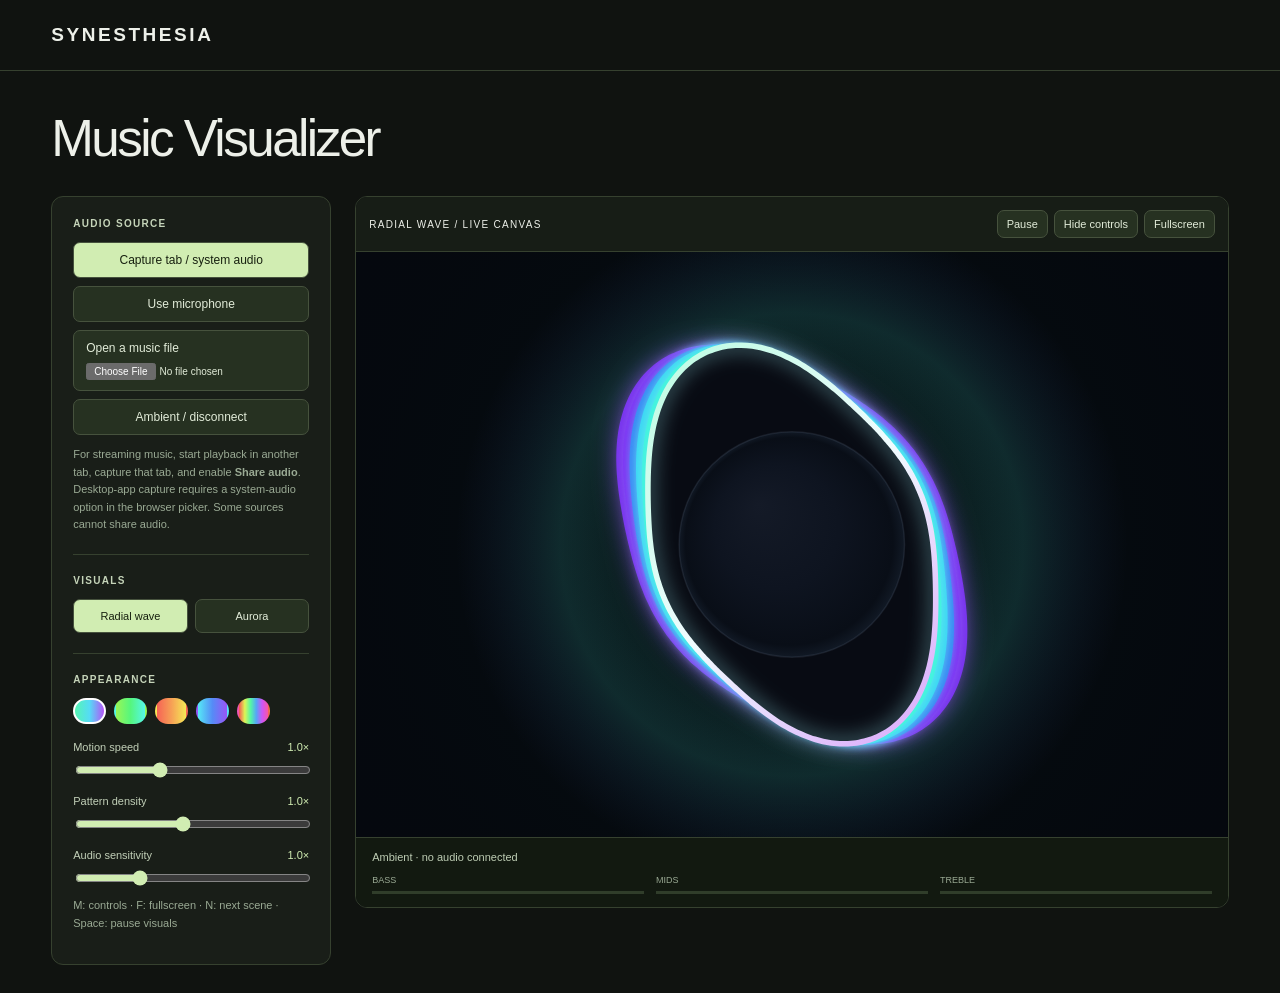
<file: index.html>
<!doctype html>
<html lang="en">
  <head>
  <meta charset="utf-8">
  <meta name="viewport" content="width=device-width,initial-scale=1">
  <title>Synesthesia Music Visualizer</title>

  <style>
    :root {
        font-family: Arial, sans-serif;
        color: #edf0e9;
        background: #101310;
        color-scheme: dark;
        --accent: #d1edb2;
        --muted: #9aaa94;
        --border: #36412f;
    }
    * { box-sizing: border-box; }
    body { margin: 0; }
    header {
        padding: 24px 4vw;
        border-bottom: 1px solid var(--border);
        letter-spacing: .16em;
    }
    header strong { font-size: 19px; }
    header small {
        display: block;
        color: var(--muted);
        font-size: 9px;
        margin-top: 8px;
    }
    main {
        max-width: 1550px;
        padding: 28px 4vw;
        margin: auto;
    }
    h1 {
        font-size: clamp(34px,4vw,56px);
        font-weight: 400;
        letter-spacing: -.05em;
        margin: 10px 0;
    }
    p {
        color: var(--muted);
        font-size: 13px;
        line-height: 1.6;
    }
    .layout {
        display: grid;
        grid-template-columns: 280px minmax(0,1fr);
        gap: 24px;
        margin-top: 28px;
        align-items: start;
    }
    aside {
        padding: 21px;
        background: #191e18;
        border: 1px solid var(--border);
        border-radius: 12px;
    }
    h2 {
        font-size: 10px;
        letter-spacing: .13em;
        color: #c5d4b9;
        margin: 0 0 13px;
    }
    .section {
        border-top: 1px solid var(--border);
        padding-top: 20px;
        margin-top: 20px;
    }
    button, input { font: inherit; }
    button, .file {
        border: 1px solid #46523d;
        background: #263121;
        color: #e2ecd9;
        border-radius: 7px;
        padding: 10px 12px;
        font-size: 12px;
        cursor: pointer;
    }
    button:hover { background: #35482c; }
    button:disabled { opacity: .5; cursor: wait; }
    .primary, button.active {
        background: var(--accent);
        color: #17200f;
    }
    .sources { display: grid; gap: 8px; }
    .file { display: block; }
    .file input {
        display: block;
        width: 100%;
        font-size: 10px;
        margin-top: 8px;
    }
    .help { font-size: 11px; }
    .control {
        display: block;
        font-size: 11px;
        color: #c2d0b8;
        margin-top: 17px;
    }
    .control output { float: right; color: var(--accent); }
    input[type=range] {
        display: block;
        width: 100%;
        margin-top: 9px;
        accent-color: var(--accent);
    }
    .check {
        font-size: 12px;
        display: flex;
        gap: 8px;
        align-items: center;
        margin-top: 14px;
    }
    .check input { accent-color: var(--accent); }
    #patterns {
        display: grid;
        grid-template-columns: 1fr 1fr;
        gap: 7px;
    }
    #patterns button {
        font-size: 11px;
        padding: 10px 5px;
    }
    #palettes { display: flex; gap: 8px; flex-wrap: wrap; }
    #palettes button {
        width: 33px;
        height: 26px;
        padding: 0;
        border: 2px solid transparent;
        border-radius: 20px;
    }
    #palettes .active { border-color: white; }
    .stage {
        background: #05080e;
        border: 1px solid var(--border);
        border-radius: 12px;
        overflow: hidden;
        position: sticky;
        top: 16px;
        min-width: 0;
    }
    .toolbar {
        display: flex;
        align-items: center;
        justify-content: space-between;
        gap: 10px;
        flex-wrap: wrap;
        padding: 13px;
        background: #171d16;
        border-bottom: 1px solid var(--border);
    }
    #sceneName { font-size: 10px; letter-spacing: .13em; }
    .tools { display: flex; gap: 6px; flex-wrap: wrap; }
    .tools button { padding: 7px 9px; font-size: 11px; }
    .screen {
        height: 65vh;
        min-height: 370px;
        max-height: 850px;
    }
    canvas { display: block; width: 100%; height: 100%; }
    .status {
        padding: 13px 16px;
        border-top: 1px solid var(--border);
        background: #121910;
        font-size: 11px;
        color: #becdb4;
        overflow-wrap: anywhere;
    }
    .meters { display: flex; gap: 12px; margin-top: 12px; }
    .meters > div { flex: 1; font-size: 9px; color: var(--muted); }
    .track { height: 3px; background: #303d2a; margin-top: 6px; }
    .fill { height: 100%; background: var(--accent); width: 0; }
    #error { font-size: 12px; color: #ffbc98; }
    #error:empty { display: none; }
    audio { width: 100%; height: 34px; margin-top: 12px; }
    .hidden-controls .layout { grid-template-columns: 1fr; }
    .hidden-controls aside { display: none; }
    .stage:fullscreen {
        position: fixed;
        inset: 0;
        width: 100vw;
        height: 100vh;
        display: flex;
        flex-direction: column;
        border: 0;
        border-radius: 0;
    }
    .stage:fullscreen .screen {
        flex: 1;
        height: auto;
        min-height: 0;
        max-height: none;
    }
    .stage:fullscreen .meters { display: none; }
    footer {
        border-top: 1px solid var(--border);
        margin-top: 28px;
        padding-top: 18px;
        font-size: 9px;
        letter-spacing: .1em;
        color: var(--muted);
    }
    [hidden] { display: none !important; }
    :focus-visible { outline: 2px solid var(--accent); outline-offset: 3px; }
    @media (max-width:740px) {
        main { padding: 22px 16px; }
        .layout { grid-template-columns: 1fr; }
        .stage { order: 0; position: static; }
        aside { order: 1; }
        .screen { height: 52vh; min-height: 300px; }
    }
    button,
    .file {
    transition:
        background-color 160ms ease,
        border-color 160ms ease,
        box-shadow 160ms ease;
    }

    @media (hover: hover) {
    button:not(:disabled):hover,
    .file:hover {
        border-color: var(--accent);
        box-shadow:
        0 0 0 1px rgba(209, 237, 178, .12),
        0 0 18px rgba(209, 237, 178, .18);
    }

    #palettes button:hover {
        box-shadow:
        0 0 0 2px rgba(255, 255, 255, .15),
        0 0 16px rgba(209, 237, 178, .3);
    }

    button.primary:hover,
    button.active:hover {
        background: var(--accent);
        color: #17200f;
    }
    }

    button:focus-visible,
    .file:focus-within {
    box-shadow: 0 0 18px rgba(209, 237, 178, .22);
    }
    </style>
    </head>

    <body>
    <header>
        <strong>SYNESTHESIA</strong>
    </header>

    <main>
    <h1>Music Visualizer</h1>

    <div class="layout">
        <aside id="sidebar">
            <h2>AUDIO SOURCE</h2>

            <div class="sources">
                <button id="capture" class="primary">
                    Capture tab / system audio
                </button>
                <button id="mic">Use microphone</button>

                <label class="file">
                    Open a music file
                    <input id="file" type="file" accept="audio/*">
                </label>

                <button id="ambient">Ambient / disconnect</button>
            </div>

            <audio id="player" controls hidden></audio>

            <p class="help">
                For streaming music, start playback in another tab,
                capture that tab, and enable <b>Share audio</b>.
                Desktop-app capture requires a system-audio option
                in the browser picker. Some sources cannot share audio.
            </p>

            <p id="error" role="alert"></p>

            <div class="section">
                <h2>VISUALS</h2>
                <div id="patterns"></div>
            </div>

            <div class="section">
                <h2>APPEARANCE</h2>
                <div id="palettes"></div>

                <label class="control">
                    Motion speed
                    <output id="speedValue">1.0×</output>
                    <input id="speed" type="range"
                          min=".2" max="2.5" step=".1" value="1">
                </label>

                <label class="control">
                    Pattern density
                    <output id="densityValue">1.0×</output>
                    <input id="density" type="range"
                          min=".5" max="1.6" step=".1" value="1">
                </label>

                <label class="control">
                    Audio sensitivity
                    <output id="sensitivityValue">1.0×</output>
                    <input id="sensitivity" type="range"
                          min=".3" max="3" step=".1" value="1">
                </label>

                <p class="help">
                    M: controls · F: fullscreen · N: next scene ·
                    Space: pause visuals
                </p>
            </div>
        </aside>

        <section class="stage" id="stage">
            <div class="toolbar">
                <span id="sceneName">RADIAL WAVE / LIVE CANVAS</span>

                <div class="tools">
                    <button id="pause">Pause</button>
                    <button id="menu"
                            aria-expanded="true"
                            aria-controls="sidebar">
                        Hide controls
                    </button>
                    <button id="fullscreen">Fullscreen</button>
                </div>
            </div>

            <div class="screen" id="screen">
                <canvas id="canvas"
                        aria-label="Live procedural visualizer"></canvas>
            </div>

            <div class="status">
                <span id="status" role="status">
                    Ambient · no audio connected
                </span>

                <div class="meters">
                    <div>
                        BASS
                        <div class="track">
                            <div class="fill" id="bassMeter"></div>
                        </div>
                    </div>
                    <div>
                        MIDS
                        <div class="track">
                            <div class="fill" id="midMeter"></div>
                        </div>
                    </div>
                    <div>
                        TREBLE
                        <div class="track">
                            <div class="fill" id="highMeter"></div>
                        </div>
                    </div>
                </div>
            </div>
        </section>
    </div>
    </main>

    <script>
    'use strict';

    const $ = id => document.getElementById(id);
    const canvas = $('canvas');
    const c = canvas.getContext('2d');
    const player = $('player');
    const TAU = Math.PI * 2;

    const names = ['Radial wave', 'Aurora'];

    const palettes = [
        [155, 190, 275],
        [95, 135, 175],
        [5, 28, 55],
        [185, 220, 265],
        [0, 70, 150, 210, 285, 330]
    ];

    const paletteNames = [
        'Aurora', 'Console', 'Ember', 'Ocean', 'Prism'
    ];

    let W = 800;
    let H = 600;
    let D = 1;
    let t = 0;
    let last = 0;
    let paused = false;
    let speed = 1;
    let density = 1;
    let sensitivity = 1;
    let palette = 0;
    let oldPalette = 0;
    let paletteMix = 1;
    let transition = null;

    const buffer = document.createElement('canvas');
    const bc = buffer.getContext('2d');

    const clamp = (v, a, b) => Math.max(a, Math.min(b, v));
    const smooth = v => v * v * (3 - 2 * v);

    function rng(seed) {
        return () => {
            seed = (seed + 0x6D2B79F5) >>> 0;
            let n = Math.imul(seed ^ (seed >>> 15), seed | 1);
            n ^= n + Math.imul(n ^ (n >>> 7), n | 61);
            return ((n ^ (n >>> 14)) >>> 0) / 4294967296;
        };
    }

    function makeScene(type) {
        const random = rng(
            crypto.getRandomValues(new Uint32Array(1))[0]
        );

        const s = {
            type,
            random,
            phase: random() * TAU,
            spacing: 40 + random() * 25,
            tilt: random(),
            objects: [],
            emit: 0
        };

        for (let i = 0; i < 30; i++) {
            s.objects.push(makeObject(s, true));
        }

        return s;
    }

    function makeObject(s, initial = false) {
        const r = s.random;
        const life = 6 + r() * 8;

        return {
            x: r(),
            y: initial ? r() : 1.1,
            age: initial ? r() * life : 0,
            life,
            size: 12 + r() * 55,
            vx: (r() - .5) * .04,
            vy: -.035 - r() * .06,
            rotation: r() * TAU,
            spin: (r() - .5) * .6,
            a: [0, 3, 4, 6][Math.floor(r() * 4)],
            b: [0, 3, 4, 6][Math.floor(r() * 4)],
            h: r() * 5
        };
    }

    let scene = makeScene(0);

    function resize() {
        const box = canvas.getBoundingClientRect();

        W = Math.max(1, box.width);
        H = Math.max(1, box.height);
        D = Math.min(devicePixelRatio || 1, 1.6);

        let frozen;

        if (paused) {
            frozen = document.createElement('canvas');
            frozen.width = canvas.width;
            frozen.height = canvas.height;
            frozen.getContext('2d').drawImage(canvas, 0, 0);
        }

        canvas.width = buffer.width = Math.round(W * D);
        canvas.height = buffer.height = Math.round(H * D);

        if (frozen) {
            c.drawImage(frozen, 0, 0, canvas.width, canvas.height);
        }
    }

    function color(index, alpha = .6, light = 62) {
        const get = p => {
            const list = palettes[p];
            const i = (
                (Math.floor(index) % list.length) + list.length
            ) % list.length;

            return list[i];
        };

        const a = get(oldPalette);
        const b = get(palette);
        const difference = ((b - a + 540) % 360) - 180;
        const hue = a + difference * smooth(paletteMix);

        return `hsla(${hue},85%,${light}%,${clamp(alpha, 0, 1)})`;
    }

    function path(ctx, points, width, stroke) {
        ctx.beginPath();
        ctx.moveTo(...points[0]);

        for (let i = 1; i < points.length; i++) {
            ctx.lineTo(...points[i]);
        }

        ctx.lineWidth = width;
        ctx.strokeStyle = stroke;
        ctx.stroke();
    }

    function radius(n, angle) {
        if (!n) return 1;

        const sector = TAU / n;

        return Math.cos(Math.PI / n) / Math.cos(
            ((angle + Math.PI / n) % sector + sector) % sector -
            Math.PI / n
        );
    }

    function shape(ctx, a, b, size, mix, rotation = 0) {
        ctx.beginPath();

        for (let i = 0; i <= 48; i++) {
            const angle = i / 48 * TAU;
            const r = size * (
                radius(a, angle) * (1 - mix) +
                radius(b, angle) * mix
            );

            const x = Math.cos(angle + rotation) * r;
            const y = Math.sin(angle + rotation) * r;

            if (i) ctx.lineTo(x, y);
            else ctx.moveTo(x, y);
        }

        ctx.closePath();
    }

    function update(s, dt, f) {
        // Shapes spawn even without music or detected beats.
        s.emit += dt * speed * (3 + f.high * 7);

        while (s.emit >= 1) {
            s.emit--;

            if (s.objects.length < 140) {
                s.objects.push(makeObject(s));
            }
        }

        for (const o of s.objects) {
            o.age += dt * speed;

            o.x += (
                o.vx + Math.sin(t * .5 + o.h) * .012
            ) * dt * speed;

            o.y += o.vy * dt * speed;
            o.rotation += o.spin * dt * speed;
        }

        s.objects = s.objects.filter(
            o => o.age < o.life && o.y > -.3
        );
    }

    // Interpolate smoothly between neighboring palette colors.
    function flowingHue(position) {
        const sample = paletteIndex => {
            const list = palettes[paletteIndex];

            const scaled = (
                (position % 1 + 1) % 1
            ) * list.length;

            const index = Math.floor(scaled);
            const mix = smooth(scaled - index);

            const a = list[index];
            const b = list[(index + 1) % list.length];

            return a + (
                ((b - a + 540) % 360) - 180
            ) * mix;
        };

        const a = sample(oldPalette);
        const b = sample(palette);

        return a + (
            ((b - a + 540) % 360) - 180
        ) * smooth(paletteMix);
    }

    function waveColor(position, alpha = 1, light = 65) {
        return `hsla(
            ${flowingHue(position)},
            90%,
            ${light}%,
            ${alpha}
        )`;
    }

    // Draw a closed, curved outline rather than separate bars.
    function closedWave(ctx, points) {
        const midpoint = (a, b) => [
            (a[0] + b[0]) / 2,
            (a[1] + b[1]) / 2
        ];

        ctx.beginPath();

        ctx.moveTo(
            ...midpoint(points[points.length - 1], points[0])
        );

        for (let i = 0; i < points.length; i++) {
            const next = points[(i + 1) % points.length];

            ctx.quadraticCurveTo(
                ...points[i],
                ...midpoint(points[i], next)
            );
        }

        ctx.closePath();
    }

    function drawRadial(ctx, s, f) {
        const size = Math.min(W, H);
        const time = t;
        const TAU = Math.PI * 2;

        if (!s.radialMotion) {
            s.radialMotion = {
            lastTime: time,
            history: [{ time: time - 2, value: 0 }],
            slowBass: 0,
            pulse: 0,
            activity: 0
            };
        }

        const state = s.radialMotion;
        const elapsed = Math.max(0, time - state.lastTime);
        const dt = Math.min(0.1, elapsed);
        state.lastTime = time;

        const limit = (value, low, high) =>
            Math.max(low, Math.min(high, value));

        const bass = limit(f.bass || 0, 0, 1);
        const mid = limit(f.mid || 0, 0, 1);
        const level = limit(f.level || 0, 0, 1);

        // Smoothly enter and leave music mode as sound arrives or fades.
        const hasSound = audio.live && level > 0.008;
        const activityTarget = hasSound ? 1 : 0;

        state.activity +=
            (activityTarget - state.activity) *
            (1 - Math.exp(-dt * 4));

        // Follow the bass slowly so new hits stand out from sustained notes.
        state.slowBass +=
            (bass - state.slowBass) *
            (1 - Math.exp(-dt * 1.8));

        const attack = limit(
            (bass - state.slowBass) * 3.5,
            0,
            1
        );

        // Fast attack, softer release.
        const pulseTarget = limit(
            attack * 0.75 + bass * 0.25 + mid * 0.12,
            0,
            1
        );

        const pulseRate = pulseTarget > state.pulse ? 22 : 5;

        state.pulse +=
            (pulseTarget - state.pulse) *
            (1 - Math.exp(-dt * pulseRate));

        if (elapsed > 0) {
            state.history.push({
            time,
            value: hasSound ? state.pulse : 0
            });
        }

        // Keep enough history for a pulse to travel around the rim.
        while (
            state.history.length > 2 &&
            state.history[1].time < time - 3
        ) {
            state.history.shift();
        }

        function pastPulse(delay) {
            const target = time - delay;
            const history = state.history;

            if (target <= history[0].time) {
            return history[0].value;
            }

            let low = 0;
            let high = history.length - 1;

            while (high - low > 1) {
            const middle = (low + high) >> 1;

            if (history[middle].time <= target) {
                low = middle;
            } else {
                high = middle;
            }
            }

            const a = history[low];
            const b = history[high];
            const fraction = limit(
            (target - a.time) / Math.max(0.0001, b.time - a.time),
            0,
            1
            );

            return a.value + (b.value - a.value) * fraction;
        }

        const baseRadius = size * 0.235;
        const pointCount = 240;

        // Increase this for larger waves.
        const waveHeight = size * 0.26;

        // Seconds for a pulse to travel from bottom to top.
        // Smaller = faster.
        const travelTime = 0.95;

        // Increasing angles move clockwise on a canvas.
        const idleAngle = time * 0.85 + s.phase;

        function pointsFor(layer, inset = 0) {
            const points = [];

            for (let i = 0; i < pointCount; i++) {
            const angle = i / pointCount * TAU;

            // Zero at the bottom, one at the top.
            // Both sides therefore carry the same pulse upward.
            const distanceFromBottom =
                Math.acos(limit(Math.sin(angle), -1, 1)) / Math.PI;

                // Both hemispheres sample the same frequencies.
                // Position stays fixed: there is no bottom-to-top travel.
                const position = distanceFromBottom;
                const spectrum = audio.spec;
                const bin = position * (spectrum.length - 1);

                // Interpolate nearby bins to avoid jagged spectrum spikes.
                function bandAt(offset) {
                    const index = limit(
                    bin + offset,
                    0,
                    spectrum.length - 1
                    );

                    const left = Math.floor(index);
                    const right = Math.min(left + 1, spectrum.length - 1);
                    const mix = index - left;

                    return spectrum[left] * (1 - mix) +
                        spectrum[right] * mix;
                }

                const band =
                    bandAt(-1) * 0.25 +
                    bandAt(0) * 0.5 +
                    bandAt(1) * 0.25;

                // Bass moves the whole outline and emphasizes new hits.
                // Keep some overall bounce without drowning out the contour.
                const bassMotion =
                    bass * 0.04 + state.pulse * 0.08;

                // Stronger mirrored shoulders respond to the mids.
                const shoulders = Math.pow(
                    Math.sin(position * Math.PI),
                    2
                );

                // Focus additional movement around the upper half.
                const upperHalf = Math.pow(
                (1 - Math.sin(angle)) / 2,
                3
                );

                // Three broad, mirrored folds around the crown.
                const crownShape =
                0.55 +
                0.45 * Math.cos((position - 1) * Math.PI * 6);

                const crownMotion =
                upperHalf *
                crownShape *
                (
                    mid * 0.65 +
                    limit(f.high || 0, 0, 1) * 0.45 +
                    state.pulse * 0.12
                );

                const midMotion =
                mid * shoulders * 0.8 + crownMotion;

                // Bring quieter frequency details forward.
                // Soft compression keeps louder frequencies from exploding.
                const spectralEnergy = 1 - Math.exp(-band * 7);

                // Beat accents are stronger at the sides than at the poles.
                const beatShape =
                    state.pulse * shoulders * 0.20;

                const high = limit(f.high || 0, 0, 1);

                // Small mirrored ripples follow treble energy.
                const fineDetail =
                    high *
                    Math.cos(position * Math.PI * 12) *
                    0.16;

                const wave =
                    bassMotion +
                    midMotion +
                    spectralEnergy * 1.25 +
                    beatShape +
                    fineDetail;

                    // Compress large peaks gently, leaving room for visible detail.
                    const musicWave = limit(
                    wave / (1 + Math.max(0, wave) * 0.3),
                    -0.08,
                    1.05
                    );
            // Two smooth swells, exactly opposite each other.
            // These are periodic, so there is no restart or seam.
            const relative = angle - idleAngle + layer * 0.045;

            const firstSwell = Math.exp(
                5 * (Math.cos(relative) - 1)
            );

            const oppositeSwell = Math.exp(
                5 * (Math.cos(relative - Math.PI) - 1)
            );

            const idleWave = (firstSwell + oppositeSwell) * 0.48;

            const displacement =
                idleWave * (1 - state.activity) +
                musicWave * state.activity;

            const radius =
                baseRadius +
                displacement * waveHeight +
                layer * size * 0.0055 -
                inset;

            points.push([
                Math.cos(angle) * radius,
                Math.sin(angle) * radius
            ]);
            }

            return points;
        }

        ctx.save();
        ctx.translate(W / 2, H / 2);
        ctx.lineJoin = 'round';
        ctx.lineCap = 'round';

        // Soft surrounding light.
        const glow = ctx.createRadialGradient(
            0, 0, baseRadius * 0.75,
            0, 0, baseRadius + waveHeight + size * 0.08
        );

        glow.addColorStop(0, waveColor(0.2, 0));
        glow.addColorStop(0.55, waveColor(0.2, 0.13));
        glow.addColorStop(1, waveColor(0.5, 0));

        ctx.fillStyle = glow;
        ctx.fillRect(-W / 2, -H / 2, W, H);

        // Filled silhouettes create connected colored trails.
        // Each trail samples a slightly earlier moment.
        for (let layer = 5; layer >= 1; layer--) {
            const colorPosition = layer / 7 + time * 0.012;

            closedWave(ctx, pointsFor(layer));

            ctx.fillStyle = waveColor(colorPosition, 0.95, 58);
            ctx.shadowColor = waveColor(colorPosition, 0.7, 65);
            ctx.shadowBlur = layer === 5 ? 22 : 8;
            ctx.fill();
        }

        // The inner silhouette leaves a thick, continuous rim.
        closedWave(ctx, pointsFor(0));

        ctx.fillStyle = '#080b13';
        ctx.shadowBlur = 0;
        ctx.fill();

        const rim = ctx.createLinearGradient(
            -baseRadius, -baseRadius,
            baseRadius, baseRadius
        );

        rim.addColorStop(0, waveColor(0.05, 1, 88));
        rim.addColorStop(0.5, waveColor(0.35, 1, 97));
        rim.addColorStop(1, waveColor(0.65, 1, 85));

        ctx.strokeStyle = rim;
        ctx.lineWidth = size * 0.009 + level * size * 0.004;
        ctx.shadowColor = waveColor(0.25, 0.8, 80);
        ctx.shadowBlur = 20;
        ctx.stroke();

        // A softly lit center disc, independent of the moving rim.
        const discRadius = baseRadius * 0.82;

        const disc = ctx.createRadialGradient(
            -discRadius * 0.3,
            -discRadius * 0.35,
            0,
            0,
            0,
            discRadius
        );

        disc.addColorStop(0, '#141a27');
        disc.addColorStop(0.55, '#0e1420');
        disc.addColorStop(0.92, '#090e17');
        disc.addColorStop(1, '#111925');

        ctx.beginPath();
        ctx.arc(0, 0, discRadius, 0, TAU);
        ctx.fillStyle = disc;
        ctx.shadowBlur = 0;
        ctx.fill();

        ctx.strokeStyle = 'rgba(190, 210, 245, 0.09)';
        ctx.lineWidth = 1.5;
        ctx.stroke();

        ctx.restore();
 }
    

    function paint(ctx, s, f) {
        if (s.type === 0) 
        {
            drawRadial(ctx, s, f);
            return; 
        }  

        ctx.save();

        const m = Math.min(W, H);

        if (s.type === 0) {
            // RADIAL WAVE:
            // Larger, slower, and driven by smoothed frequency energy.
            // The raw waveform component that caused jitter is removed.

            const N = Math.round(96 * density);

            if (!s.ring || s.ring.length !== N) {
                s.ring = new Float32Array(N);
            }

            const now = performance.now() / 1000;

            const dt = Math.min(
                .05,
                Math.max(0, now - (s.ringTime ?? now))
            );

            s.ringTime = now;

          // Lower values produce slower, smoother following.
          const follow = 1 - Math.exp(-dt * 9);

          for (let i = 0; i < N; i++) {
              const u = i / N;

              const mirrored = u < .5
                  ? u * 2
                  : (1 - u) * 2;

              const center = Math.min(
                  63,
                  Math.floor(mirrored * 63)
              );

              let energy = 0;

              // Average a wider band instead of reacting to single bins.
              for (let k = -6; k <= 6; k++) {
                  energy += audio.spec[
                      clamp(center + k, 0, 63)
                  ];
              }

              const target = audio.live
                  ? energy / 13
                  : .12 + .06 * Math.sin(
                      u * TAU * 3 + t * .35
                  );

              s.ring[i] += (
                  target - s.ring[i]
              ) * follow;
          }

          const base = m * (.25 + f.level * .045);

          ctx.translate(W / 2, H / 2);

          const gradient = ctx.createConicGradient(
              -Math.PI / 2, 0, 0
          );

          for (let i = 0; i <= 48; i++) {
              gradient.addColorStop(
                  i / 48,
                  waveColor(i / 48)
              );
          }

          const halo = ctx.createRadialGradient(
              0, 0, base * .65,
              0, 0, base * 1.65
          );

          halo.addColorStop(0, waveColor(.15, 0));

          halo.addColorStop(
              .5,
              waveColor(.2, .08 + f.level * .07)
          );

          halo.addColorStop(1, waveColor(.4, 0));

          ctx.fillStyle = halo;
          ctx.fillRect(-W / 2, -H / 2, W, H);

          for (let layer = 2; layer >= 0; layer--) {
              const points = [];

              for (let i = 0; i < N; i++) {
                  const angle = i / N * TAU - Math.PI / 2;

                  // Smooth neighboring points around the circle too.
                  let energy = 0;

                  for (let k = -3; k <= 3; k++) {
                      energy += s.ring[(i + k + N) % N];
                  }

                  energy /= 7;

                  // Bring out quieter frequency changes without abrupt clipping.
                  energy = Math.sqrt(Math.max(0, energy));

                  const displacement = m * (
                    // Stronger response to frequency energy.
                    energy * .15 +

                    // Large rolling waves.
                    Math.sin(
                        angle * 7 - t * 1.1 + s.phase
                    ) * (.02 + f.bass * .07) +

                    // A second wave moving in the opposite direction.
                    Math.cos(
                        angle * 11 + t * .8
                    ) * (.012 + f.mid * .03) +

                    // Smaller ripples.
                    Math.sin(
                        angle * 17 - t * 1.5
                    ) * (.003 + f.high * .012)
                  );

                  // Leave room for larger waves without hitting the canvas edges.
                  const radius = clamp(
                      base + layer * m * .012 + displacement,
                      m * .12,
                      m * .45
                  );
                  points.push([
                      Math.cos(angle) * radius,
                      Math.sin(angle) * radius
                  ]);
              }

              ctx.save();

              closedWave(ctx, points);

              ctx.strokeStyle = gradient;
              ctx.globalAlpha *= layer === 0 ? 1 : .28;

              ctx.lineWidth = layer === 0
              ? 6 + f.level * 8
              : 2.5;

              ctx.shadowColor = waveColor(.2, .8);
              ctx.shadowBlur = layer === 0 ? 24 : 10;

              ctx.stroke();
              ctx.restore();
          }
      } else {
          // AURORA:
          // An animated plasma/cloud field, not individual line bundles.

          const width = 170;
          const height = Math.max(
              60,
              Math.round(width * H / W)
          );

          if (
              !s.cloud ||
              s.cloud.width !== width ||
              s.cloud.height !== height
          ) {
              s.cloud = document.createElement('canvas');
              s.cloud.width = width;
              s.cloud.height = height;

              s.cloudContext = s.cloud.getContext('2d');

              s.cloudPixels = s.cloudContext.createImageData(
                  width,
                  height
              );

              s.bloom = document.createElement('canvas');
              s.bloom.width = width;
              s.bloom.height = height;

              s.bloomContext = s.bloom.getContext('2d');
          }

          // Build a smooth color lookup once per frame.
          const palette = [];

          for (let i = 0; i < 256; i++) {
              const hue = (
                  (flowingHue(i / 256) % 360) + 360
              ) % 360 / 60;

              const x = 1 - Math.abs(hue % 2 - 1);

              let rgb;

              if (hue < 1) rgb = [1, x, 0];
              else if (hue < 2) rgb = [x, 1, 0];
              else if (hue < 3) rgb = [0, 1, x];
              else if (hue < 4) rgb = [0, x, 1];
              else if (hue < 5) rgb = [x, 0, 1];
              else rgb = [1, 0, x];

              palette.push(
                  rgb.map(value =>
                    Math.round((.335 + value * .63) * 255)
                    )
              );
          }

            const data = s.cloudPixels.data;
            const time = t * .35;
            const aspect = W / H;
            const frequency = .7 + density * .3;

            const active =
            audio.live &&
            !(audio.kind === 'file' && player.paused) &&
            f.level > .006;

            if (!s.cloudMotion) {
            s.cloudMotion = {
                last: t,
                mix: 0,
                bass: 0,
                mid: 0,
                high: 0
            };
            }

            const motion = s.cloudMotion;
            const elapsed = Math.min(
            .05,
            Math.max(0, t - motion.last)
            );

            motion.last = t;

            function follow(value, target, attack = 30, release = 5) {
            const rate = target > value ? attack : release;

            return value +
                (target - value) *
                (1 - Math.exp(-elapsed * rate));
            }

            // Smooth movements with a longer, natural release.
            for (const key of ['bass', 'mid', 'high']) {
            const target = active
                ? 1 - Math.exp(-Math.max(0, f[key]) * 3)
                : 0;

            motion[key] = follow(motion[key], target);
            }

            motion.mix = follow(
            motion.mix,
            active ? 1 : 0,
            2,
            2
            );

            // Emphasize new bass hits rather than sustained loudness.
            motion.bassBed ??= 0;

            motion.bassBed +=
            (motion.bass - motion.bassBed) *
            (1 - Math.exp(-elapsed * 1.6));

            const punchTarget = active
            ? Math.min(
                1,
                Math.max(0, motion.bass - motion.bassBed) * 4
                )
            : 0;

            motion.punch = follow(
            motion.punch || 0,
            punchTarget,
            35,
            6
            );

            const punch = motion.punch;
            // Three independent formations, each with its own audio response.
            const forms = [
            {
                // Bass: a strong upward surge and local expansion.
                x:
                -aspect * .32 +
                motion.bass * aspect * .32 *
                Math.sin(time * .8 + s.phase),

                y:
                .4 -
                motion.bass * .65 -
                punch * .22,

                scale:
                1 +
                motion.bass * .5 +
                punch * .45,

                bend:
                .12 +
                motion.bass * .35 +
                punch * .2,

                ripple: .015,

                angle:
                -.25 +
                motion.bass * .3 *
                Math.sin(time),

                energy: motion.bass,
                hue: .12
            },

            {
                // Mids: wider sideways movement and stronger folding.
                x:
                aspect * .22 +
                motion.mid * aspect * .48 *
                Math.sin(time * .9 + 1.4),

                y:
                -.18 +
                motion.mid * .42 *
                Math.cos(time * .7 + .6),

                scale:
                1 + motion.mid * .4,

                bend:
                .2 +
                motion.mid * .65 +
                punch * .12,

                ripple:
                .02 + motion.mid * .035,

                angle:
                .3 +
                motion.mid * .65 *
                Math.sin(time * .8 + .5),

                energy: motion.mid,
                hue: .43
            },

            {
                // Treble: a separate formation with sharper ripples.
                x:
                -aspect * .05 +
                motion.high * aspect * .5 *
                Math.sin(time * 1.1 + 3),

                y:
                -.5 +
                motion.high * .48 *
                Math.sin(time * .85 + 2),

                scale:
                1 + motion.high * .35,

                bend:
                .16 + motion.high * .3,

                ripple:
                .02 + motion.high * .22,

                angle:
                -.15 +
                motion.high * .55 *
                Math.sin(time * 1.2 + 2),

                energy: motion.high,
                hue: .75
            }
            ];
            for (const form of forms) {
            form.cos = Math.cos(form.angle);
            form.sin = Math.sin(form.angle);
            }

            for (let y = 0; y < height; y++) {
                for (let x = 0; x < width; x++) {
                    const nx = (x / width - .5) * aspect * 2;
                    const ny = (y / height - .5) * 2;

                    // Original idle field: unchanged.
                    const px = nx + .4 * Math.sin(
                    ny * 2.2 + time + s.phase
                    );

                    const py = ny + .35 * Math.sin(
                    nx * 1.8 - time * .8
                    );

                    const a = Math.sin(
                    (px * 2.5 + py * 1.5) * frequency + time
                    );

                    const b = Math.sin(
                    (py * 4.2 - px * 1.7) * frequency - time * 1.2
                    );

                    const d = Math.sin(
                    (px * px + py * py) * 2.2 - time * 1.6
                    );

                    const field = a * .5 + b * .3 + d * .2;

                    const ridge = Math.exp(
                    -field * field * (5 + f.mid * 3)
                    );

                    const falloff = Math.exp(
                    -.24 * (nx * nx + ny * ny)
                    );

                    const light =
                    Math.pow(ridge, 2) *
                    falloff *
                    (.45 + f.level * .5);

                    const huePosition =
                    (.5 + a * .18 + b * .15 + time * .035) % 1;

                    const idleRGB = palette[
                    Math.floor((huePosition + 1) % 1 * 255)
                    ];

                    let red = idleRGB[0] * light;
                    let green = idleRGB[1] * light;
                    let blue = idleRGB[2] * light;

                    if (motion.mix > .001) {
                    let musicRed = 0;
                    let musicGreen = 0;
                    let musicBlue = 0;

                    for (let i = 0; i < forms.length; i++) {
                        const form = forms[i];

                        // Transform this formation around its own center.
                        // The camera and other formations stay independent.
                        const dx = nx - form.x;
                        const dy = ny - form.y;

                        const u =
                        (dx * form.cos + dy * form.sin) / form.scale;

                        const v =
                        (-dx * form.sin + dy * form.cos) / form.scale;

                        const curve =
                        Math.sin(u * 2.3 * frequency + time + i * 1.7) *
                        form.bend;

                        const detail =
                        Math.sin(u * 9 * frequency - time * 1.5 + i) *
                        form.ripple;

                        const distance = v - curve - detail;

                        // A soft cloud ribbon with a brighter central fold.
                        const thickness = .09 + form.energy * .07;

                        const core = Math.exp(
                        -(distance * distance) /
                        (thickness * thickness)
                        );

                        const mist = Math.exp(
                        -(distance * distance) /
                        (thickness * thickness * 7)
                        );

                        const ends = Math.exp(
                        -(u * u) / (aspect * aspect * .55)
                        );

                        const brightness =
                        (core * .48 + mist * .2) *
                        ends *
                        (.8 + form.energy * .3);

                        const colorPosition =
                        form.hue + u * .08 + time * .025;

                        const rgb = palette[
                        Math.floor(
                            ((colorPosition % 1 + 1) % 1) * 255
                        )
                        ];

                        musicRed += rgb[0] * brightness;
                        musicGreen += rgb[1] * brightness;
                        musicBlue += rgb[2] * brightness;
                    }

                    red += (musicRed - red) * motion.mix;
                    green += (musicGreen - green) * motion.mix;
                    blue += (musicBlue - blue) * motion.mix;
                    }

                    const index = (y * width + x) * 4;

                    data[index] = 3 + red;
                    data[index + 1] = 5 + green;
                    data[index + 2] = 9 + blue;
                    data[index + 3] = 255;
                }
            } 
          s.cloudContext.putImageData(
              s.cloudPixels,
              0,
              0
          );

          // Render the glow at a small resolution to limit the work.
          s.bloomContext.clearRect(0, 0, width, height);
          s.bloomContext.filter = 'blur(6px)';
          s.bloomContext.drawImage(s.cloud, 0, 0);

          ctx.imageSmoothingEnabled = true;
          ctx.imageSmoothingQuality = 'high';

          ctx.drawImage(
              s.bloom,
              -W * .02,
              -H * .02,
              W * 1.04,
              H * 1.04
          );

          ctx.globalAlpha *= .85;
          ctx.drawImage(s.cloud, 0, 0, W, H);
      }

      ctx.restore();
  }

    function change(type) {
        if (transition) scene = transition.to;

        transition = {
            from: scene,
            to: makeScene((type + names.length) % names.length),
            age: 0
        };

        const selected = transition.to.type;

        $('sceneName').textContent =
            names[selected].toUpperCase() + ' / LIVE CANVAS';

        for (const button of $('patterns').children) {
            button.classList.toggle(
                'active',
                Number(button.dataset.type) === selected
            );
        }
    }

    function selected() {
        return transition ? transition.to.type : scene.type;
    }

    // Audio input and analysis.
    // Only local files are routed to the app's speakers.
    const audio = {
        live: false,
        kind: 'ambient',
        name: 'Ambient',
        stream: null,
        node: null,
        url: null,
        request: 0,
        silent: 0,
        peak: .18,
        f: { bass: 0, mid: 0, high: 0, level: 0 },
        spec: new Float32Array(64)
    };

    async function initAudio() {
        if (!audio.ctx) {
            const AC = window.AudioContext || window.webkitAudioContext;

            if (!AC) {
                throw Error('Web Audio is unavailable in this browser.');
            }

            audio.ctx = new AC();
            audio.an = audio.ctx.createAnalyser();
            audio.an.fftSize = 2048;
            audio.an.smoothingTimeConstant = .45;

            audio.bins = new Uint8Array(audio.an.frequencyBinCount);
            audio.wave = new Float32Array(audio.an.fftSize);

            audio.output = audio.ctx.createGain();
            audio.output.gain.value = 0;

            audio.an.connect(audio.output);
            audio.output.connect(audio.ctx.destination);

            audio.fileNode = audio.ctx.createMediaElementSource(player);
        }

        await audio.ctx.resume();

        if (audio.ctx.state !== 'running') {
            throw Error('Audio is suspended. Click the source button again.');
        }
    }

    function cleanup() {
        if (audio.stream) {
            for (const track of audio.stream.getTracks()) {
                track.onended = null;
                track.stop();
            }
        }

        if (audio.node) audio.node.disconnect();
        if (audio.output) audio.output.gain.value = 0;

        player.pause();
        player.removeAttribute('src');
        player.load();
        player.hidden = true;

        if (audio.url) URL.revokeObjectURL(audio.url);

        audio.stream = null;
        audio.node = null;
        audio.url = null;
        audio.live = false;
        audio.kind = 'ambient';
        audio.name = 'Ambient';
        audio.silent = 0;
        audio.peak = .18;
        audio.spec.fill(0);
        audio.trace?.fill(0);

        for (const key in audio.f) audio.f[key] = 0;
    }

    function attach(node, kind, name, stream = null) {
        cleanup();

        audio.node = node;
        audio.kind = kind;
        audio.name = name;
        audio.stream = stream;
        audio.live = true;

        node.connect(audio.an);
        audio.output.gain.value = kind === 'file' ? 1 : 0;

        if (stream) {
            for (const track of stream.getTracks()) {
                track.onended = () => {
                    if (audio.stream === stream) {
                        audio.request++;
                        cleanup();
                    }
                };
            }
        }
    }

    let pending = false;

    async function connect(kind, file) {
        if (pending) return;

        pending = true;
        $('error').textContent = '';

        const ticket = ++audio.request;
        let incoming;

        try {
            if (kind === 'capture') {
                if (!navigator.mediaDevices?.getDisplayMedia) {
                    throw Error(
                        'Capture needs a supported desktop browser ' +
                        'and localhost or HTTPS.'
                    );
                }

                // Invoke directly from the click to retain user activation.
                incoming = await navigator.mediaDevices.getDisplayMedia({
                    video: true,
                    audio: {
                        echoCancellation: false,
                        noiseSuppression: false,
                        autoGainControl: false
                    },
                    systemAudio: 'include',
                    selfBrowserSurface: 'exclude'
                });

                if (!incoming.getAudioTracks().length) {
                    throw Error(
                        'No audio track was shared. ' +
                        'Choose a tab and enable Share audio.'
                    );
                }
            } else if (kind === 'mic') {
                if (!navigator.mediaDevices?.getUserMedia) {
                    throw Error(
                        'Microphone access needs localhost or HTTPS.'
                    );
                }

                incoming = await navigator.mediaDevices.getUserMedia({
                    audio: {
                        echoCancellation: false,
                        noiseSuppression: false,
                        autoGainControl: false
                    }
                });
            }

            if (ticket !== audio.request) {
                incoming?.getTracks().forEach(track => track.stop());
                return;
            }

            await initAudio();

            if (ticket !== audio.request) {
                incoming?.getTracks().forEach(track => track.stop());
                return;
            }

            if (kind === 'file') {
                attach(audio.fileNode, 'file', file.name);

                audio.url = URL.createObjectURL(file);
                player.src = audio.url;
                player.hidden = false;

                try {
                    await player.play();
                } catch (error) {
                    if (ticket === audio.request) cleanup();

                    throw Error(
                        'This file could not play. ' +
                        'Try a supported MP3 or WAV file.'
                    );
                }
            } else {
                const stream = new MediaStream(incoming.getAudioTracks());

                attach(
                    audio.ctx.createMediaStreamSource(stream),
                    kind,
                    kind === 'mic' ? 'Microphone' : 'Shared tab / system audio',
                    incoming
                );
            }
        } catch (error) {
            incoming?.getTracks().forEach(track => track.stop());

            $('error').textContent = error.name === 'NotAllowedError'
                ? 'Permission declined or sharing cancelled. ' +
                  'Your previous source is unchanged.'
                : error.message;
        } finally {
            pending = false;
        }
    }

    function sampleAudio(dt) {
      if (!audio.live) return audio.f;

      if (!audio.db ||
          audio.db.length !== audio.an.frequencyBinCount) {
          audio.db = new Float32Array(
              audio.an.frequencyBinCount
          );
      }

      if (!audio.trace) {
          audio.trace = new Float32Array(256);
      }

      audio.an.getFloatFrequencyData(audio.db);
      audio.an.getFloatTimeDomainData(audio.wave);

      const hz = audio.ctx.sampleRate / audio.an.fftSize;

      function energy(low, high) {
          let power = 0;
          let count = 0;

          const end = Math.min(
              audio.db.length,
              Math.ceil(high / hz)
          );

          for (
              let i = Math.max(1, Math.floor(low / hz));
              i < end;
              i++
          ) {
              const db = audio.db[i];

              power += Number.isFinite(db)
                  ? Math.pow(10, db / 10)
                  : 0;

              count++;
          }

          return count ? Math.sqrt(power / count) : 0;
      }

      // Fixed response: quieter audio stays quieter.
      // Soft compression avoids abruptly hitting a maximum.
      const response = (value, gain) =>
          1 - Math.exp(-value * gain * sensitivity);

      const targets = {
          bass: response(energy(30, 180), 12),
          mid: response(energy(180, 2500), 22),
          high: response(energy(2500, 12000), 38)
      };

      let power = 0;

      for (const sample of audio.wave) {
          power += sample * sample;
      }

      const rms = Math.sqrt(power / audio.wave.length);

      audio.silent = rms < .0008
          ? audio.silent + dt
          : 0;

      targets.level = response(rms, 3.5);

      for (const key of ['bass', 'mid', 'high', 'level']) {
          const target = targets[key];
          const rate = target > audio.f[key] ? 15 : 5;

          audio.f[key] += (
              target - audio.f[key]
          ) * (1 - Math.exp(-dt * rate));
      }

      for (let i = 0; i < 64; i++) {
          const low = 35 * Math.pow(400, i / 64);
          const high = 35 * Math.pow(400, (i + 1) / 64);

          const target = response(
              energy(low, Math.max(high, low + hz)),
              7
          );

          audio.spec[i] += (
              target - audio.spec[i]
          ) * (1 - Math.exp(-dt * 12));
      }

      // A smoothed waveform for the continuous ring.
      for (let i = 0; i < audio.trace.length; i++) {
          const index = Math.floor(
              i / audio.trace.length * audio.wave.length
          );

          const target = Math.tanh(
              audio.wave[index] * sensitivity * 2
          );

          audio.trace[i] += (
              target - audio.trace[i]
          ) * (1 - Math.exp(-dt * 20));
      }

      return audio.f;
    }

    let uiTime = 0;

    function frame(now) {
        const dt = Math.min(
            .05,
            Math.max(0, (now - last) / 1000 || .016)
        );

        last = now;

        const real = sampleAudio(dt);

        if (!paused) {
            t += dt * speed;
            paletteMix = Math.min(1, paletteMix + dt * .35);

            const f = audio.live ? real : {
                bass: .12 + .1 * Math.sin(t * .7) ** 2,
                mid: .12,
                high: .08,
                level: .12
            };

            c.setTransform(D, 0, 0, D, 0, 0);
            c.globalAlpha = 1;
            c.fillStyle = '#05080e';
            c.fillRect(0, 0, W, H);

            const haze = c.createRadialGradient(
                W / 2, H / 2, 1,
                W / 2, H / 2, Math.max(W, H) * .65
            );

            haze.addColorStop(0, color(0, .12, 25));
            haze.addColorStop(1, 'rgba(0,0,0,0)');

            c.fillStyle = haze;
            c.fillRect(0, 0, W, H);

            if (transition) {
                transition.age += dt;

                const mix = smooth(
                    Math.min(1, transition.age / 4)
                );

                update(transition.from, dt, f);
                update(transition.to, dt, f);

                c.globalAlpha = 1 - mix;
                paint(c, transition.from, f);

                bc.setTransform(D, 0, 0, D, 0, 0);
                bc.clearRect(0, 0, W, H);
                paint(bc, transition.to, f);

                c.globalAlpha = mix;
                c.drawImage(buffer, 0, 0, W, H);
                c.globalAlpha = 1;

                if (transition.age >= 4) {
                    scene = transition.to;
                    transition = null;
                }
            } else {
                update(scene, dt, f);
                paint(c, scene, f);
            }
        }

        if (now - uiTime > 150) {
            uiTime = now;

            let message = audio.live
                ? audio.name + ' · listening'
                : 'Ambient · no audio connected';

            if (audio.live && audio.silent > 2) {
                message = audio.name +
                    ' · connected, but no audible signal detected';
            }

            if (audio.kind === 'file' && player.paused) {
                message = audio.name +
                    (player.ended ? ' · ended' : ' · paused');
            }

            $('status').textContent = message;

            for (const key of ['bass', 'mid', 'high']) {
                $(key + 'Meter').style.width =
                    (audio.live ? real[key] * 100 : 0) + '%';
            }
        }

        requestAnimationFrame(frame);
    }

    // Build the pattern buttons.
    for (let i = 0; i < names.length; i++) {
        const button = document.createElement('button');

        button.textContent = names[i];
        button.dataset.type = i;

        if (!i) button.classList.add('active');

        button.onclick = () => {
            change(i);
        };

        $('patterns').appendChild(button);
    }

    // Build the palette buttons.
    for (let i = 0; i < palettes.length; i++) {
        const button = document.createElement('button');

        button.title = paletteNames[i];
        button.setAttribute('aria-label', paletteNames[i]);

        button.style.background = 'linear-gradient(90deg,' +
            palettes[i].map(
                hue => `hsl(${hue},90%,65%)`
            ).join(',') + ')';

        if (!i) button.classList.add('active');

        button.onclick = () => {
            oldPalette = palette;
            palette = i;
            paletteMix = 0;

            for (const other of $('palettes').children) {
                other.classList.toggle('active', other === button);
            }
        };

        $('palettes').appendChild(button);
    }

    $('capture').onclick = () => connect('capture');
    $('mic').onclick = () => connect('mic');

    $('file').onchange = event => {
        if (event.target.files[0]) {
            connect('file', event.target.files[0]);
        }

        event.target.value = '';
    };

    $('ambient').onclick = () => {
        audio.request++;
        cleanup();
        $('error').textContent = '';
    };

    for (const id of ['speed', 'density', 'sensitivity']) {
        $(id).oninput = event => {
            const value = Number(event.target.value);

            if (id === 'speed') speed = value;
            if (id === 'density') density = value;
            if (id === 'sensitivity') sensitivity = value;

            $(id + 'Value').textContent =
            value.toFixed(1) + '×';
        };
    }

    $('pause').onclick = () => {
        paused = !paused;
        $('pause').textContent = paused ? 'Resume' : 'Pause';
    };

    $('menu').onclick = () => {
        const hidden = document.body.classList.toggle('hidden-controls');

        $('menu').textContent = hidden
            ? 'Show controls'
            : 'Hide controls';

        $('menu').setAttribute('aria-expanded', String(!hidden));
    };

    $('fullscreen').onclick = async () => {
        try {
            if (document.fullscreenElement) {
                await document.exitFullscreen();
            } else {
                await $('stage').requestFullscreen();
            }
        } catch (error) {
            $('error').textContent = 'Fullscreen is unavailable here.';
        }
    };

    addEventListener('keydown', event => {
        if (
            event.ctrlKey || event.metaKey || event.altKey ||
            ['INPUT', 'BUTTON', 'SELECT', 'TEXTAREA', 'AUDIO']
                .includes(event.target.tagName)
        ) {
            return;
        }

        const key = event.key.toLowerCase();

        if (key === 'm') $('menu').click();
        if (key === 'f') $('fullscreen').click();
        if (key === 'n') change(selected() + 1);

        if (key === ' ') {
            event.preventDefault();
            $('pause').click();
        }
    });

    document.addEventListener('fullscreenchange', () => {
        $('fullscreen').textContent = document.fullscreenElement
            ? 'Exit fullscreen'
            : 'Fullscreen';

        resize();
    });

    document.addEventListener('visibilitychange', () => {
        last = performance.now();
    });

    addEventListener('pagehide', () => {
        audio.request++;
        cleanup();
    });

    new ResizeObserver(resize).observe($('screen'));

    resize();
    requestAnimationFrame(frame);
    </script>
  </body>
</html>
</file>
